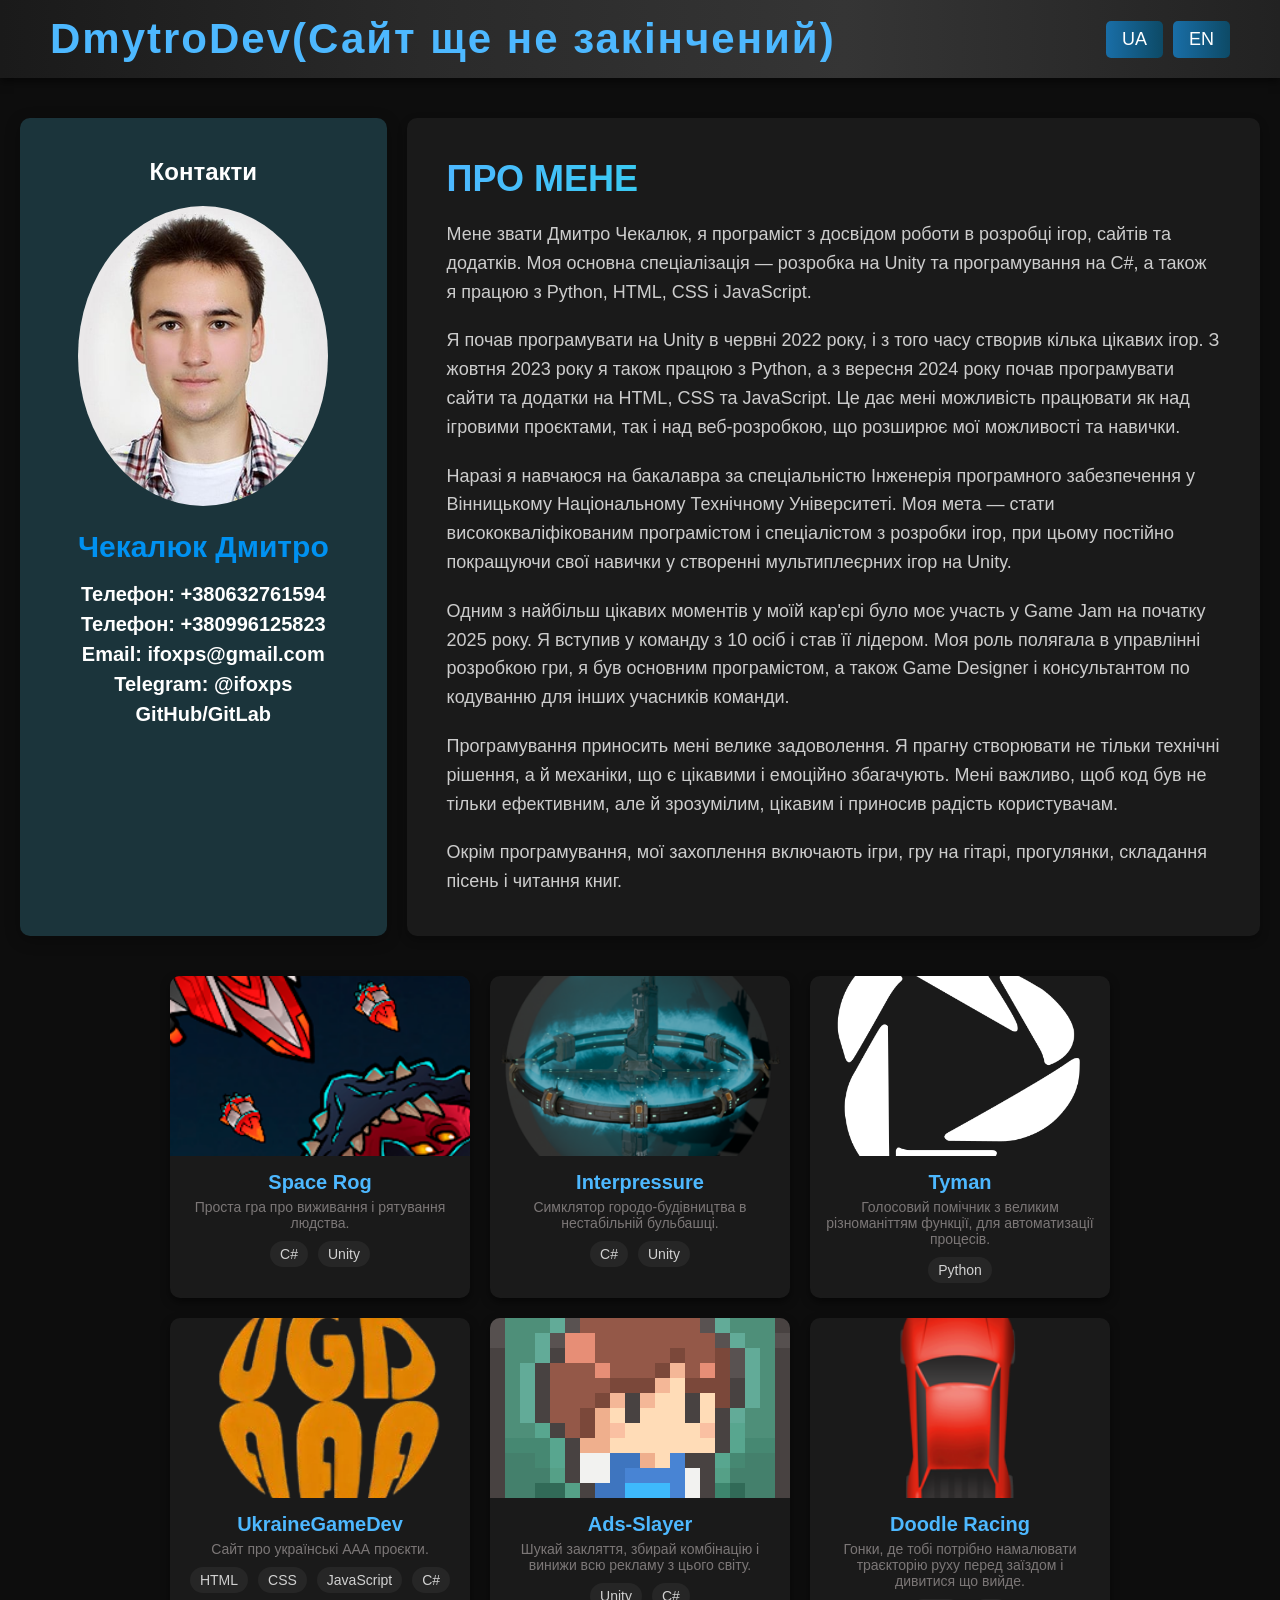
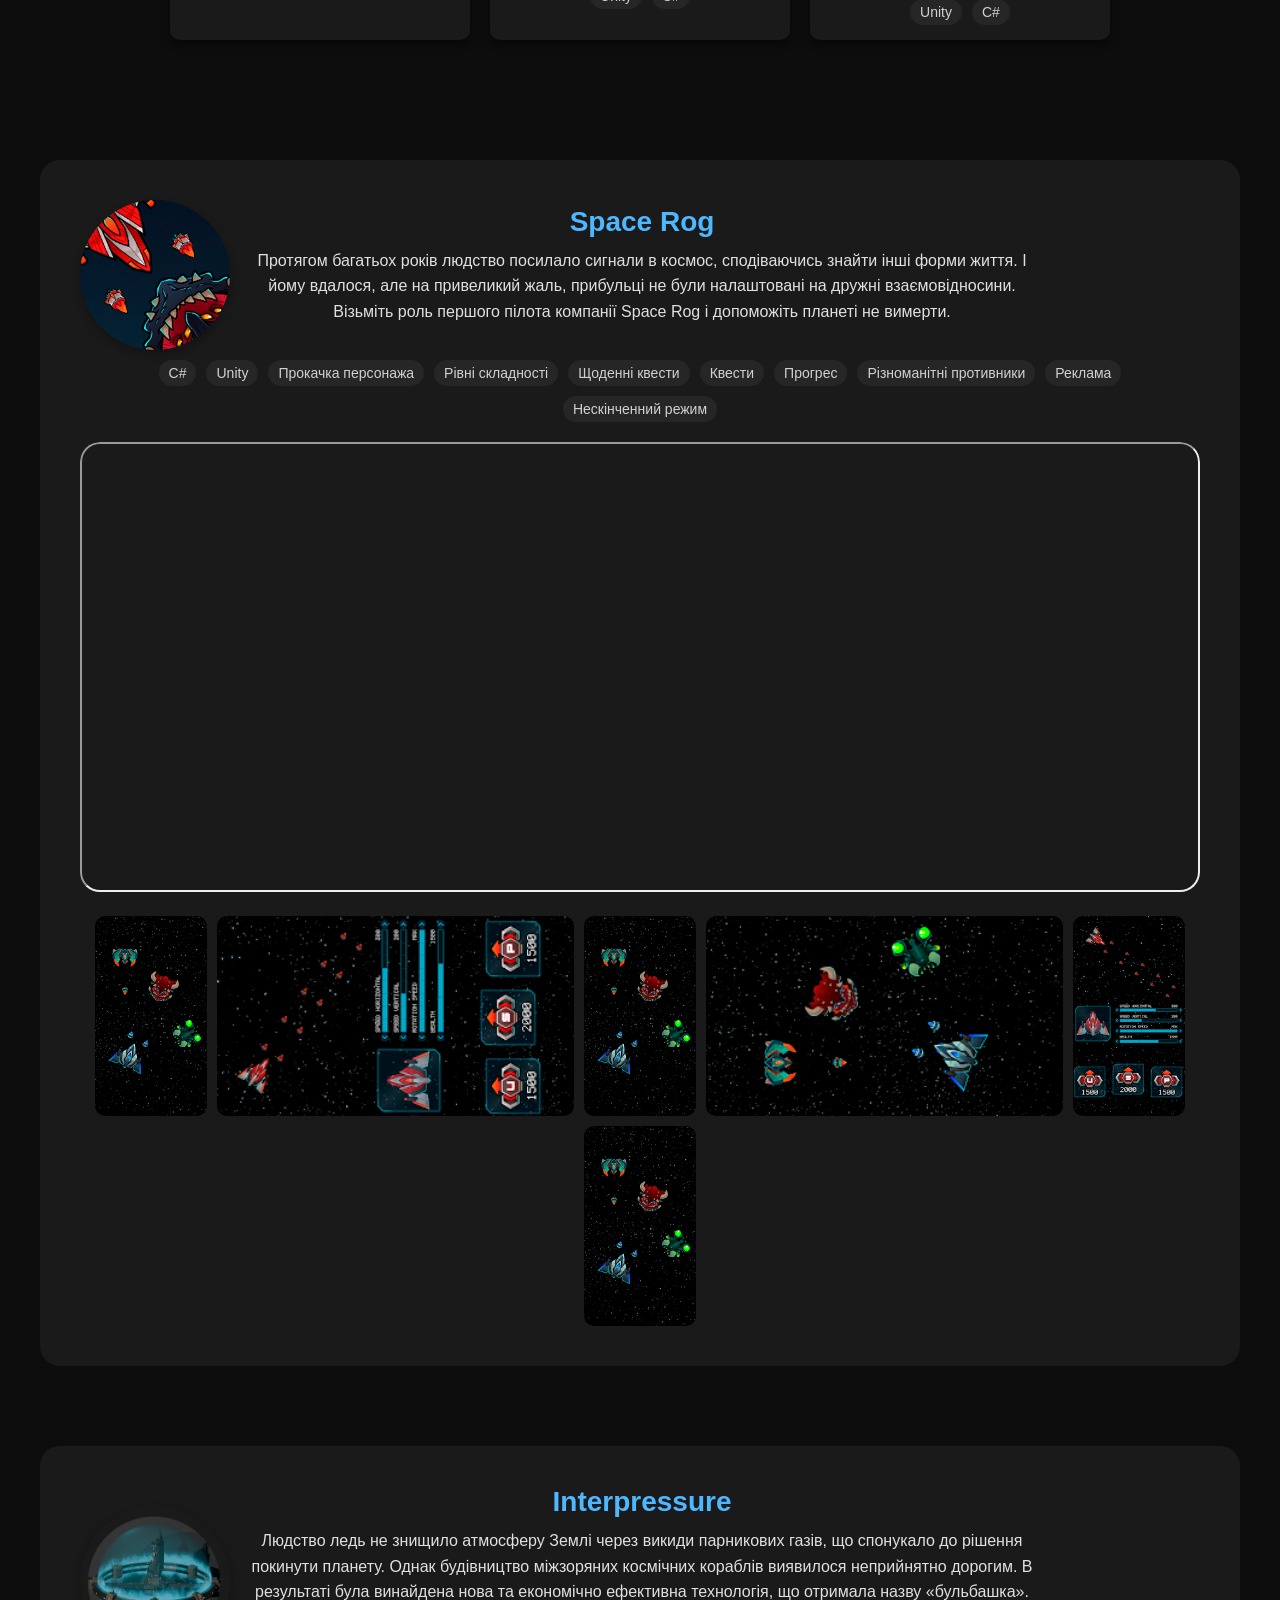
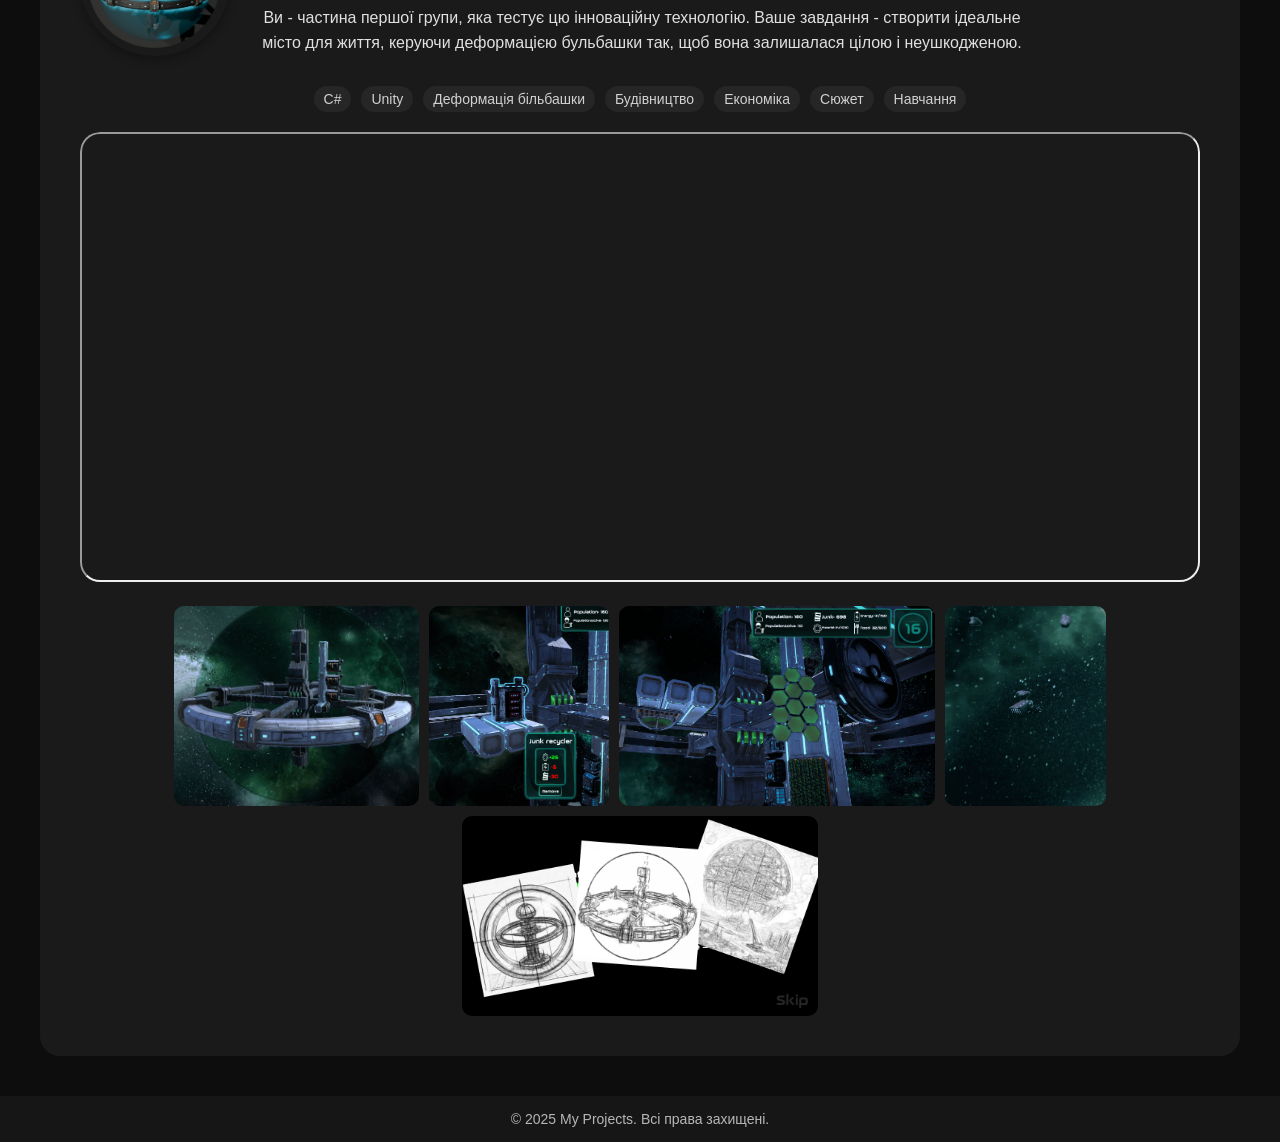
<file: index.html>
<!DOCTYPE html>
<html lang="uk">
<head>
    <meta charset="UTF-8">
    <meta name="viewport" content="width=device-width, initial-scale=1.0">

    <title>DmytroDev</title>
    <!-- Підключення основного стилю -->
<link rel="stylesheet" href="style.css">
<!-- Підключення стилів для конкретного блоку (Game Details) -->
<link rel="stylesheet" href="styleProject.css">
</head>
<body>
   
    
    <header>
        <nav> 
            <div class="logo" data-key="logo">
                <h1 class="heroTitle" >DmytroDev(Сайт ще не закінчений)</h1>
            </div>
            
        </nav>
        
        <!-- Перемикач мов -->
        <div class="language-switcher">
            <button id="ukrainian" data-key="uk">UA</button>
            <button id="english" data-key="en">EN</button>
        </div>
    </header>
    

    <!-- Головний контент -->
    <main>
        <div class="content-container">
            <section id="contacts" class="contacts">
                <h2 data-key="contactHeading">Контакти</h2>
                <div class="contact-info">
                    <img src="Images/photo1.jpg" alt="Ваше фото" class="contact-photo">
                    <div class="contact-details">
                        <h3 data-key="heroTitle">Чекалюк Дмитро</h3>
                        <p><strong data-key="phoneLabel">Телефон:</strong> <a href="tel:+380632761594" class="contact-link" target="_blank">+380632761594</a></p>
                        <p><strong data-key="phoneLabel">Телефон:</strong> <a href="tel:+380996125823" class="contact-link" target="_blank">+380996125823</a></p>
                        <p><strong data-key="emailLabel">Email:</strong> <a href="mailto:ifoxps@gmail.com" class="contact-link" target="_blank">ifoxps@gmail.com</a></p>
                        <p><strong data-key="telegramLabel">Telegram:</strong> <a href="tg://resolve?domain=ifoxps" class="contact-link" target="_blank">@ifoxps</a></p>
                        <p><a href="https://github.com/ShrAmix" target="_blank" class="contact-link">GitHub</a><strong>/</strong><a href="https://gitlab.com/ifoxps" target="_blank" class="contact-link">GitLab</a></p>
                    </div>
                </div>
            </section>
            <section id="home" class="hero">
                <h1 class="hero-title" data-key="homeLink">Мої Unity Ігри</h1>
                <p class="aboutMe1" data-key="aboutMe1">Мене звати Дмитро Чекалюк, я програміст з досвідом роботи в розробці ігор, сайтів та додатків. Моя основна спеціалізація — розробка на Unity та програмування на C#, а також я працюю з Python, HTML, CSS і JavaScript.</p>
                <p class="aboutMe2" data-key="aboutMe2">Я почав програмувати на Unity в червні 2022 року, і з того часу створив кілька цікавих ігор. З жовтня 2023 року я також працюю з Python, а з вересня 2024 року почав програмувати сайти та додатки на HTML, CSS та JavaScript. Це дає мені можливість працювати як над ігровими проєктами, так і над веб-розробкою, що розширює мої можливості та навички.</p>
                <p class="aboutMe3" data-key="aboutMe3">Наразі я навчаюся на бакалавра за спеціальністю Інженерія програмного забезпечення у Вінницькому Національному Технічному Університеті. Моя мета — стати висококваліфікованим програмістом і спеціалістом з розробки ігор, при цьому постійно покращуючи свої навички у створенні мультиплеєрних ігор на Unity.</p>
                <p class="aboutMe4" data-key="aboutMe4">Одним з найбільш цікавих моментів у моїй кар'єрі було моє участь у Game Jam на початку 2025 року. Я вступив у команду з 10 осіб і став її лідером. Моя роль полягала в управлінні розробкою гри, я був основним програмістом, а також Game Designer і консультантом по кодуванню для інших учасників команди.</p>
                <p class="aboutMe5" data-key="aboutMe5">Програмування приносить мені велике задоволення. Я прагну створювати не тільки технічні рішення, а й механіки, що є цікавими і емоційно збагачують. Мені важливо, щоб код був не тільки ефективним, але й зрозумілим, цікавим і приносив радість користувачам.</p>
                <p class="aboutMe6" data-key="aboutMe6">Окрім програмування, мої захоплення включають ігри, гру на гітарі, прогулянки, складання пісень і читання книг.</p>
            </section>
            
            
            
        </div>

        <!-- Секція з проєктами -->
        <section id="projects" class="projects">
            <a href="#SpaceRog" class="project-card">
                <div class="project-image" style="background-image: url('Images/SpaceRog/SpaceRog.png');"></div>
                <div class="project-content">
                    <h2 class="project-title" data-key="project1Title">SpaceRog</h2>
                    <p class="project-description" data-key="project1Description">Проста гра про виживання і рятування людства.</p>
                    <div class="project-languages">
                        <span class="language-tag">C#</span>
                        <span class="language-tag">Unity</span>
                    </div>
                </div>
            </a>
            
            <a href="#Interpressure" class="project-card">
                <div class="project-image" style="background-image: url('Images/Interpressure/Icon.png');"></div>
                <div class="project-content">
                    <h2 class="project-title" data-key="project2Title">Interpressure</h2>
                    <p class="project-description" data-key="project2Description">Симулятор городо-будівництва в бульбашці.</p>
                    <div class="project-languages">
                        <span class="language-tag">C#</span>
                        <span class="language-tag">Unity</span>
                    </div>
                </div>
            </a>
            <a href="#Tyman" class="project-card">
                <div class="project-image" style="background-image: url('Images/Tuman/ai.png');"></div>
                <div class="project-content">
                    <h2 class="project-title" data-key="project3Title">Tyman</h2>
                    <p class="project-description" data-key="project3Description">Голосовий помічник з великим різноманіттям функції, для автоматизації процесів.</p>
                    <div class="project-languages">
                        <span class="language-tag">Python</span>
                    </div>
                </div>
            </a>
            <a href="#UkraineGameDev" class="project-card">
                <div class="project-image" style="background-image: url('Images/UkraineGameDeev/Logo.png');"></div>
                <div class="project-content">
                    <h2 class="project-title" data-key="project4Title">UkraineGameDev</h2>
                    <p class="project-description" data-key="project4Description">Голосовий помічник з великим різноманіттям функції, для автоматизації процесів.</p>
                    <div class="project-languages">
                        <span class="language-tag">HTML</span>
                        <span class="language-tag">CSS</span>
                        <span class="language-tag">JavaScript</span>
                        <span class="language-tag">C#</span>
                    </div>
                </div>
            </a>
            <a href="#AdsSlayer" class="project-card">
                <div class="project-image" style="background-image: url('Images/AdsSlayer/Icon.png');"></div>
                <div class="project-content">
                    <h2 class="project-title" data-key="project6Title">Ads-Slayer</h2>
                    <p class="project-description" data-key="project6Description">Голосовий помічник з великим різноманіттям функції, для автоматизації процесів.</p>
                    <div class="project-languages">
                        <span class="language-tag">Unity</span>
                        <span class="language-tag">C#</span>
                    </div>
                </div>
            </a>
            <a href="#DoodleRacing" class="project-card">
                <div class="project-image" style="background-image: url('Images/DoodleRacing/Audi.png');"></div>
                <div class="project-content">
                    <h2 class="project-title" data-key="project5Title">Doodle Racing</h2>
                    <p class="project-description" data-key="project5Description">Голосовий помічник з великим різноманіттям функції, для автоматизації процесів.</p>
                    <div class="project-languages">
                        <span class="language-tag">Unity</span>
                        <span class="language-tag">C#</span>
                    </div>
                </div>
            </a>
        </section>
    </main>


    <section id="SpaceRog" class="game-summary">
        <div class="profile-container">
            <img src="Images/SpaceRog/SpaceRog.png" alt="Space Rog" class="profile-img">
            <div class="profile-text">
                <h2 class="game-name" data-key="project1Title">Space Rog</h2>
                <p class="game-info" data-key="g1text">
                    <strong>Space Rog</strong> — це нескінченна космічна гра, розроблена на <strong>Unity</strong> з використанням <strong>C#</strong>. Гравець бере на себе роль дослідника, який вирушає у далеке космічне подорожування, проходячи через різні планети та зустрічаючи нових противників. Протягом гри користувач прокачує свого персонажа, виконуючи різноманітні квести та щоденні завдання.
                </p>
            </div>
        </div>
    
    
        
        <div class="project-languages">
            <span class="language-tag">C#</span>
            <span class="language-tag">Unity</span>
            <span class="language-tag" data-key="teg1">Прокачка персонажа</span>
            <span class="language-tag" data-key="teg2">Нескінченний режим</span>
            <span class="language-tag" data-key="teg3">Реклама</span>
            <span class="language-tag" data-key="teg4">Різноманітні противники</span>
            <span class="language-tag" data-key="teg5">Прогрес</span>
            <span class="language-tag" data-key="teg6">Квести</span>
            <span class="language-tag" data-key="teg7">Щоденні квести</span>
            <span class="language-tag" data-key="teg8">Рівні складності</span>
        </div>
        
        <div class="game-preview">
            <iframe src="https://www.youtube.com/embed/c21QZnQtGqo" allowfullscreen></iframe>

        </div>
        
        
        <div class="screenshots">
            <img src="Images/SpaceRog/1.png" alt="Скриншот гри 1" class="screenshot"  onclick="openImageModal(this)">
            <img src="Images/SpaceRog/2.png" alt="Скриншот гри 2" class="screenshot"  onclick="openImageModal(this)">
            <img src="Images/SpaceRog/3.png" alt="Скриншот гри 3" class="screenshot"  onclick="openImageModal(this)">
            <img src="Images/SpaceRog/4.png" alt="Скриншот гри 4" class="screenshot"  onclick="openImageModal(this)">
            <img src="Images/SpaceRog/5.png" alt="Скриншот гри 5" class="screenshot"  onclick="openImageModal(this)">
            <img src="Images/SpaceRog/6.png" alt="Скриншот гри 6" class="screenshot"  onclick="openImageModal(this)">
        </div>
    </section>
    
    <section id="Interpressure" class="game-summary">
        <div class="profile-container">
            <img src="Images/Interpressure/Icon.png" alt="Space Rog" class="profile-img">
            <div class="profile-text">
                <h2 class="game-name" data-key="project2Title">Interpressure</h2>
                <p class="game-info" data-key="g2text">
                    Людство ледь не знищило атмосферу Землі через викиди парникових газів, що спонукало до рішення покинути планету. Однак будівництво міжзоряних космічних кораблів виявилося неприйнятно дорогим. В результаті була винайдена нова та економічно ефективна технологія, що отримала назву «бульбашка». Ви - частина першої групи, яка тестує цю інноваційну технологію. Ваше завдання - створити ідеальне місто для життя, керуючи деформацією бульбашки так, щоб вона залишалася цілою і неушкодженою. 
                </p>
            </div>
        </div>
    
    
        
        <div class="project-languages">
            <span class="language-tag">C#</span>
            <span class="language-tag">Unity</span>
            <span class="language-tag" data-key="teg9">Прокачка персонажа</span>
            <span class="language-tag" data-key="teg10">Нескінченний режим</span>
            <span class="language-tag" data-key="teg11">Реклама</span>
            <span class="language-tag" data-key="teg12">Різноманітні противники</span>
            <span class="language-tag" data-key="teg13">Прогрес</span>
        </div>
        
        <div class="game-preview">
            <iframe src="https://www.youtube.com/embed/c21QZnQtGqo" allowfullscreen></iframe>

        </div>

        <div class="screenshots">
            <div class="screenshots">
                
                <img src="Images/Interpressure/2.png" alt="Скриншот гри 2" class="screenshot" onclick="openImageModal(this)">
                <img src="Images/Interpressure/4.png" alt="Скриншот гри 4" class="screenshot" onclick="openImageModal(this)">
                
                <img src="Images/Interpressure/3.png" alt="Скриншот гри 3" class="screenshot" onclick="openImageModal(this)">
                
                <img src="Images/Interpressure/5.png" alt="Скриншот гри 5" class="screenshot" onclick="openImageModal(this)">
                <img src="Images/Interpressure/1.png" alt="Скриншот гри 1" class="screenshot" onclick="openImageModal(this)">
            </div>
            
        </div>
    </section>
    
    

    
    
    
   
    
    
    


<!-- Модальне вікно -->
<div id="imageModal" class="modal" onclick="closeModal(event)">
    <img class="modal-content" id="modalImage" onclick="closeModalI()"> <!-- Зображення, при кліку на яке закривається модальне вікно -->
</div>


    <!-- Футер -->
    <footer>
        <p>&copy; 2025 My Projects. Всі права захищені.</p>
    </footer>

    <script src="script.js"></script>
</body>
</html>
</file>
<file: style.css>
/* Глобальні стилі */
* {
    margin: 0;
    padding: 0;
    box-sizing: border-box;
    font-family: "Arial", sans-serif;
}
html {
    scroll-behavior: smooth; /* Включаємо плавну прокрутку на всю сторінку */
}


body {
    background-color: #0d0d0d; /* Темний фон */
    color: #ffffff;
    display: flex;
    flex-direction: column;
    min-height: 100vh;
}

/* Хедер */
header {
    display: flex;
    justify-content: space-between; /* Вирівнює елементи зліва і справа */
    align-items: center;
    padding: 15px 50px;
    background: linear-gradient(90deg, #1a1a1a 0%, #2a2a2a 33%, #353535 66%, #222222 100%);
    box-shadow: 0 4px 8px rgba(0, 0, 0, 0.5);
}

/* Медіа-запит для мобільних пристроїв */
@media (max-width: 768px) {
    header {
        padding: 10px 20px; /* Зменшуємо відступи для мобільних пристроїв */
        display: flex;
        align-items: flex-start; /* Вирівнюємо елементи по лівому краю */
        flex-wrap: wrap; /* Дозволяємо елементам "обгортатись" */
    }

    /* Якщо є текстові елементи в хедері, можна зменшити шрифт */
    header h1, header h2, header p {
        font-size: clamp(22px, 7vw, 32px); /* Шрифт адаптується в залежності від ширини екрану */
        word-wrap: break-word; /* Переносимо слова, щоб вони не вилазили за межі */
        white-space: normal; /* Дозволяємо тексту переноситись на новий рядок */
    }
}

/* Показ хедера */
header.show {
    transform: translateY(0); /* Показуємо хедер */
}





/* Логотип */
.logo {
    font-size: 28px;
    font-weight: bold;
    color: #4db8ff;
    letter-spacing: 2px;
    margin-right: 30px; /* Додаємо відступ справа, щоб лого і навігація не злипались */
}
h3[data-key="heroTitle"] {
    margin-bottom: 5px; /* Відступ тільки після h3 */
    font-size: 28px; /* Розмір шрифта для h3 */
}


/* Навігація */
nav ul {
    list-style: none;
    display: flex;
    gap: 15px; /* Відступ між елементами списку */
}

/* Стиль для посилань навігації */
nav ul li a {
    color: #ffffff;
    text-decoration: none;
    font-size: 18px;
    transition: color 0.3s;
}

nav ul li a:hover {
    color: #4db8ff;
}



/* Головний контент */
main {
    flex-grow: 1;
    display: flex;
    flex-direction: column;
    align-items: center;
    justify-content: center;
    text-align: center;
    padding: 40px 20px;
}


.content-container {
    display: flex;
    gap: 20px; /* Відступ між секціями */
    justify-content: space-between; /* Вирівнює секції по боках */
    
}

/* Секція "Про мене" */
.hero {
    width: 70%; /* Встановлюємо ширину першої секції */
    padding: 40px;
    background-color: #1a1a1a;
    border-radius: 10px;
    box-shadow: 0 4px 10px rgba(0, 0, 0, 0.3);
    color: #fff;
    text-align: left; /* Текст вирівняний по лівому краю */
}

.hero h1 {
    font-size: 36px;
    text-transform: uppercase;
    background: linear-gradient(90deg, #4db8ff, #00ffcc);
    -webkit-background-clip: text;
    -webkit-text-fill-color: transparent;
    margin-bottom: 20px;
}

.hero p {
    font-size: 18px;
    line-height: 1.6;
    opacity: 0.9;
    margin-bottom: 20px;
    color: #e0e0e0;
}

.hero p:last-child {
    margin-bottom: 0;
}

.hero a {
    color: #4db8ff;
    text-decoration: none;
    font-weight: bold;
    transition: color 0.3s;
}

.hero a:hover {
    color: #00ffcc;
}


/* Кнопка */
button {
    margin-top: 0px;
    padding: 14px 28px;
    font-size: 18px;
    background: linear-gradient(90deg, #196ea7, #0d4a66);
    color: #121212;
    border: none;
    cursor: pointer;
    border-radius: 8px;
    transition: transform 0.2s, background 0.3s;
}

button:hover {
    transform: scale(1.05);
    background: linear-gradient(90deg, #3aa7e0, #00cc99);
}

/* Секція проєктів */
.projects {
    width: 100%;
    max-width: 1200px;
    margin: 40px auto;
    display: flex;
    flex-wrap: wrap;
    justify-content: center;
    gap: 20px;
}

.project-card {
    background-color: #1a1a1a;
    border-radius: 10px;
    overflow: hidden;
    width: 300px;
    text-decoration: none; /* Прибирає підкреслення для посилання */
    box-shadow: 0 4px 8px rgba(0, 0, 0, 0.5);
    transition: transform 0.3s, box-shadow 0.3s; /* Плавний перехід для анімації */
}

/* Стилі для hover */
.project-card:hover {
    transform: scale(1.05);
    text-decoration: none;
    /* Світіння на краях */
    box-shadow: 0 0 15px 5px rgba(0, 123, 255, 0.8); /* Синє світіння */
}

/* Медіа-запит для мобільних пристроїв, де hover не працює */
@media (max-width: 768px) {
    .project-card:hover {
        transform: none;
        box-shadow: none;
    }
}



.project-image {
    width: 100%;
    height: 180px;
    background-size: cover;
    background-position: center;
}

.project-content {
    padding: 15px;
}

.project-title {
    font-size: 20px;
    color: #4db8ff;
}

.project-description {
    font-size: 14px;
    opacity: 0.8;
    margin-top: 5px;
    color: #948e8e; /* Ваш власний колір тексту */
}

/* Блоки з мовами */
.project-languages {
    margin-top: 10px;
    display: flex;
    justify-content: center; /* Центруємо блоки по горизонталі */
    gap: 10px;
    flex-wrap: wrap;
}

.language-tag {
    background-color: #292929;
    color: #fff;
    padding: 5px 10px;
    border-radius: 20px; /* Закруглені кути */
    font-size: 14px;
    opacity: 0.8;
    transition: background-color 0.3s ease, opacity 0.3s ease;
}

.language-tag:hover {
    background-color: #4db8ff;
    opacity: 1;
}

/* Перемикач мови */
/* Перемикач мови */
.language-switcher {
    display: flex;
    gap: 10px; /* Відступ між кнопками */
}

/* Кнопки перемикача мови */
.language-switcher button {
    padding: 8px 16px;
    background-color: #292929;
    color: #fff;
    border: none;
    border-radius: 5px;
    cursor: pointer;
    transition: background-color 0.3s;
}

.language-switcher button:hover {
    background-color: #4db8ff;
}
/* Адаптивність для мобільних пристроїв */
@media (max-width: 768px) {
    .language-switcher {
        gap: 4px; /* Зменшуємо відстань між кнопками на мобільних пристроях */
    }

    .language-switcher button {
        padding: 6px 12px; /* Зменшуємо відступи */
        font-size: clamp(10px, 4vw, 14px); /* Зменшуємо розмір шрифта */
    }
}
/* Контейнер для двох секцій */
.contacts {
    width: 30%; /* Ширина секції */
    padding: 40px;
    background: #1b343b; /* Примусово застосуємо темний фон */
    border-radius: 10px; /* Закруглені кути */
    box-shadow: 0 4px 15px rgba(0, 0, 0, 0.3); /* Легке затемнення для обрамлення */
    color: #fff;
    text-align: center; /* Центрування тексту */
    overflow: hidden; /* Забезпечує, що всі елементи залишатимуться в межах */
}
/* Фото в секції контактів */
.contacts img {
    width: 250px;
    height: 300px;
    border-radius: 50%; /* Кругле фото */
    margin-bottom: 20px;
    margin-top: 20px;
    object-fit: cover; /* Забезпечує, що зображення буде покривати область */
}

/* Кнопки для контактів */
.contacts a {
    color: #4db8ff;
    text-decoration: none;

}
.contacts h3 {
    font-size: 30px; /* Збільшений розмір шрифта для заголовка */
    font-weight: bold; /* Товстий шрифт для заголовка */
    margin-bottom: 15px; /* Відступ знизу */
    color: #0091f1;
    
}
.contacts p {
    font-size: 20px;
    margin-bottom: 0px; /* Відступи між абзацами */
    line-height: 1.5;
}

.contacts a:hover {
    text-decoration: underline;
    text-decoration: none; /* Без підкреслення */
}

/* Загальні стилі для контактних посилань */
.contacts .contact-link {
    color: #ffffff; /* Колір успадковується від батьківського елемента */
    text-decoration: none; /* Без підкреслення */
    font-weight: bold; /* Жирний текст */
    transition: color 0.3s; /* Плавний перехід кольору */
}

/* Стиль для посилань при наведенні */
.contacts .contact-link:hover {
    color: #0091f1; /* Колір при наведенні */
}

/* Стиль для посилання при натисканні */
.contacts .contact-link:active {
    color: #4db8ff; /* Колір при натисканні */
}

/* Медіа-запит для мобільних пристроїв */
@media (max-width: 768px) {
    .content-container {
        flex-direction: column; /* Змінюємо напрямок на вертикальний */
    }

    .hero {
        width: 100%; /* Ширина секції "Про мене" займає 100% */
        padding: 20px; /* Зменшуємо відступи */
    }

    .contacts {
        width: 100%; /* Ширина секції "Контакти" займає 100% */
        padding: 20px; /* Зменшуємо відступи */
        margin-bottom: 20px; /* Відступ між блоками */
    }

    /* Зменшуємо розмір фото в мобільній версії */
    .contacts img {
        width: 150px;
        height: 150px;
    }

    /* Вирівнюємо заголовки по центру для мобільних */
    .contacts h3, .hero h1 {
        text-align: center;
    }

    /* Зменшуємо розміри шрифтів на мобільних пристроях */
    .hero h1 {
        font-size: 24px;
    }

    .hero p {
        font-size: 16px;
    }

    .contacts h3 {
        font-size: 24px;
    }

    .contacts p {
        font-size: 16px;
    }
}
/* Футер */
footer {
    background-color: #1a1a1a;
    text-align: center;
    padding: 15px;
    font-size: 14px;
    opacity: 0.7;
}
</file>
<file: styleProject.css>
/* Загальні стилі для секції огляду гри */
.game-summary {
    max-width: 1200px;
    margin: 40px auto;
    padding: 40px;
    background-color: #1a1a1a;
    border-radius: 20px; /* Збільшено радіус для більш вираженого закруглення */
    box-shadow: var(--shadow);
    text-align: center;
    overflow: hidden; /* Щоб елементи не виходили за межі */
}

/* Заголовок гри */
.game-name {
    font-size: 2rem;
    margin-bottom: 10px;
    background: #4db8ff;
    -webkit-background-clip: text;
    -webkit-text-fill-color: transparent;
}

/* Опис гри */
.game-info {
    font-size: 1.2rem;
    margin-bottom: 20px;
}

/* Трейлер гри */
.game-preview {
    margin: 20px 0;
    border-radius: 20px; /* Розмір закруглення для трейлера */
    overflow: hidden; /* Застосувати закруглення до iframe */
}

/* Іframe для трейлера */
.game-preview iframe {
    width: 100%;
    height: 450px;
    border-radius: 20px;
}

/* Стилі для зображень гри */
.screenshots {
    display: flex;
    flex-wrap: wrap;
    gap: 10px;
    justify-content: center;
}

.screenshot {
    height: 200px;
    width: auto;
    object-fit: cover;
    border-radius: 10px;
    cursor: pointer;
    transition: transform 0.3s ease; /* Плавне збільшення */
}

/* Адаптивність для мобільних пристроїв */
@media (max-width: 768px) {
    .game-summary {
        padding: 10px;  /* Зменшено відступи */
        margin: 10px;    /* Зменшено відступи */
    }

    .game-name {
        font-size: 1.5rem;
    }

    .game-info {
        font-size: 1rem;
    }

    .game-preview iframe {
        max-width: 100%;
        height: 250px;
    }

    .screenshots {
        flex-direction: row;
        justify-content: center;
        gap: 5px;  /* Зменшена відстань між зображеннями */
    }

    .screenshot {
        height: 140px; /* Зменшений розмір для мобільних пристроїв */
        width: auto;
        max-width: 100%; /* Забезпечує адаптивність */
    }

    .tech-tag {
        font-size: 0.8rem;
    }
}



/* Контейнер для профілю */
.profile-container {
    display: flex; /* Використовуємо flexbox для вирівнювання */
    align-items: center; /* Вертикальне вирівнювання по центру */
    gap: 20px; /* Відступ між фото і текстом */
    flex-wrap: wrap; /* Дозволяємо елементам "обгортатись" на новий рядок */
}

/* Фото */
.profile-img {
    width: 150px; /* Ширина фото */
    height: 150px; /* Висота фото */
    border-radius: 50%; /* Робимо фото круглим */
    object-fit: cover; /* Фото не буде розтягуватися */
    box-shadow: 0 4px 10px rgba(0, 0, 0, 0.3); /* Тінь для фото */
}

/* Текстова частина */
.profile-text {
    width: 70%; /* Текстова частина займає більшу частину простору */
}

.game-name {
    font-size: 28px; /* Розмір заголовку */
    margin-bottom: 10px; /* Відступ знизу */
    color: #4db8ff; /* Колір заголовка */
}

.game-info {
    font-size: 16px; /* Розмір тексту */
    line-height: 1.6; /* Відступи між рядками */
    color: #e0e0e0; /* Колір тексту */
}

/* Медіа-запит для мобільних пристроїв */
@media (max-width: 768px) {
    /* Змінюємо напрямок флекс-контейнера на вертикальний */
    .profile-container {
        flex-direction: column;
        align-items: center;
        gap: 15px;
    }

    /* Текст має займати повну ширину на мобільних пристроях */
    .profile-text {
        width: 100%;
        text-align: center; /* Центруємо текст */
    }

    /* Можна змінити розмір фото на мобільному */
    .profile-img {
        width: 120px;
        height: 120px;
    }
}
/* Стилі для модального вікна */
.modal {
    display: none;  /* Спочатку модальне вікно приховане */
    position: fixed;
    z-index: 1; /* Перекриває весь контент */
    left: 0;
    top: 0;
    width: 100%;
    height: 100%;
    background-color: rgba(0, 0, 0, 0.8); /* Прозорий чорний фон */
    overflow: auto; /* У разі необхідності скролінг */
}

/* Стилі для контенту модального вікна (зображення) */
.modal-content {
    margin: auto;
    display: block;
    width: 80%; /* Встановлюємо ширину зображення */
    max-width: 90%;  /* Максимальна ширина зображення — 90% від екрану */
    max-height: 90%; /* Максимальна висота зображення — 90% від екрану */
    object-fit: contain; /* Масштабування зображення, щоб воно не виходило за межі */
    margin-top: 20px;
}
</file>
